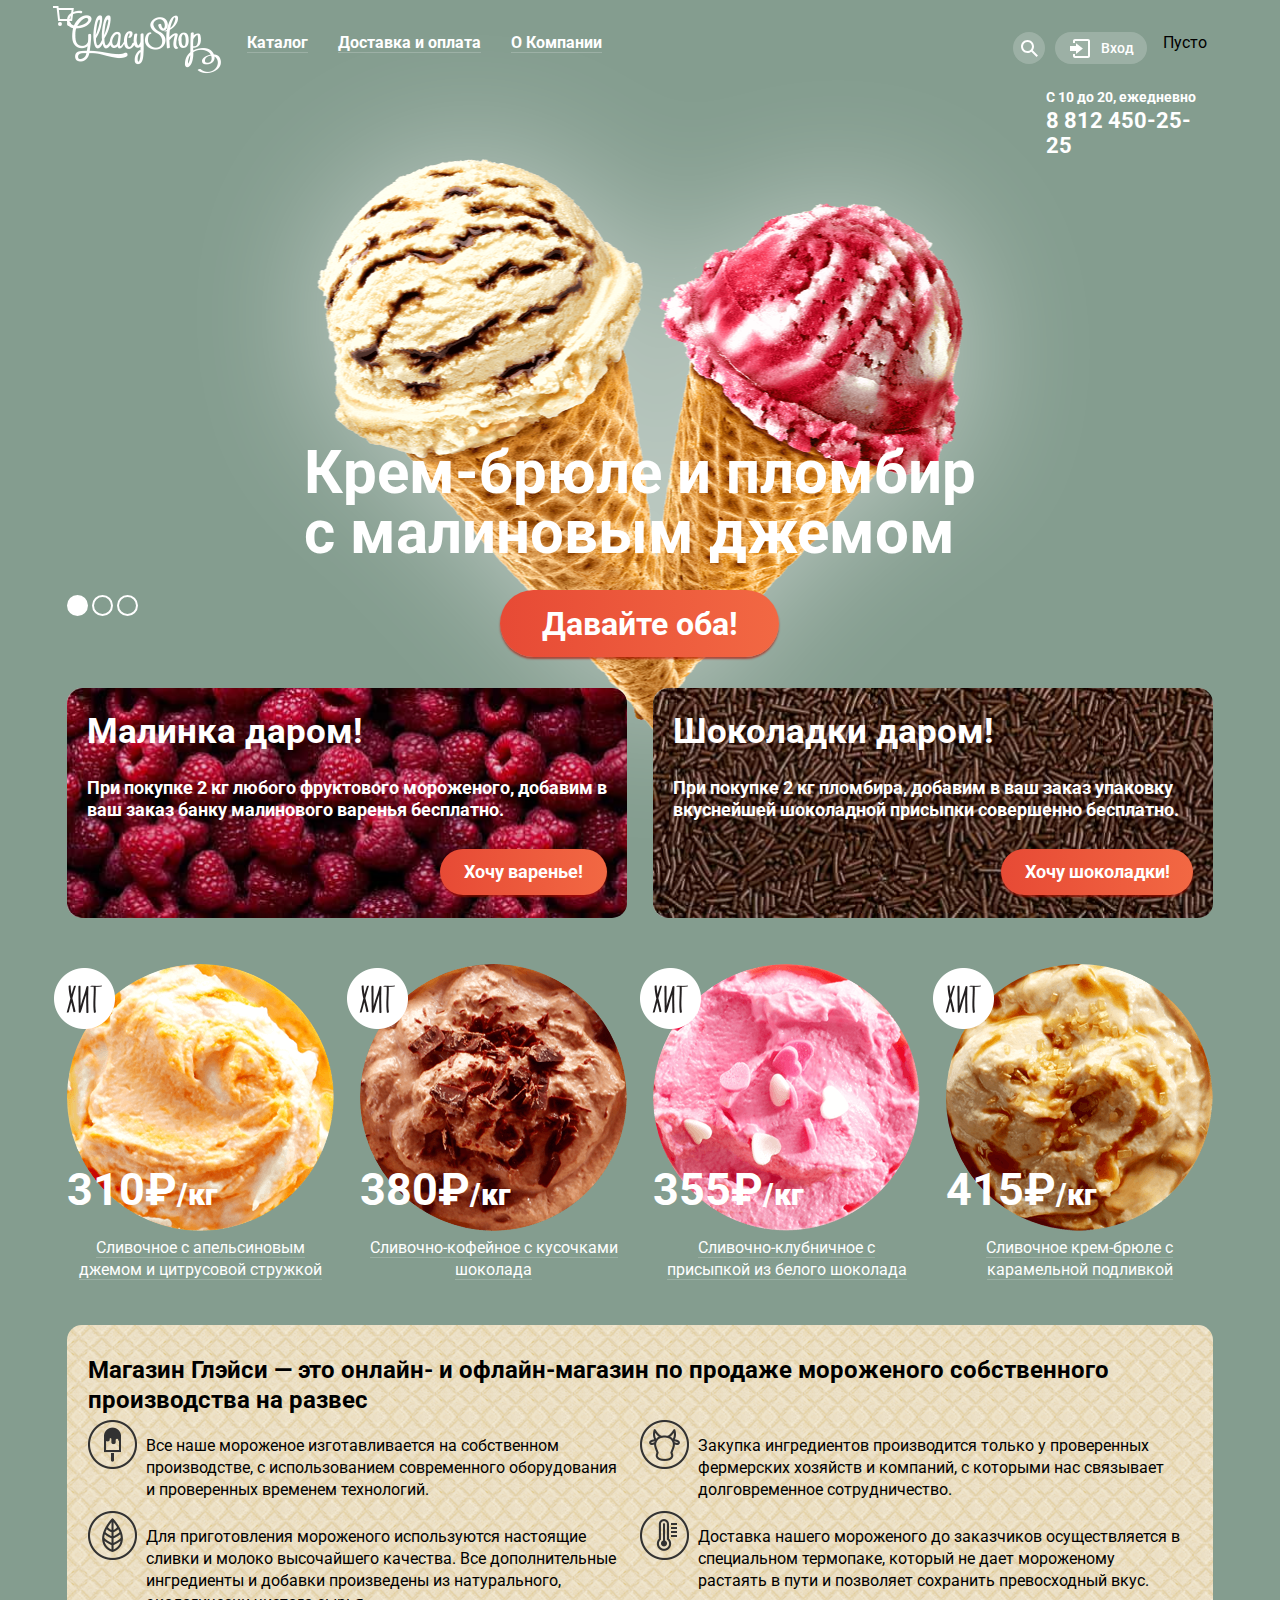
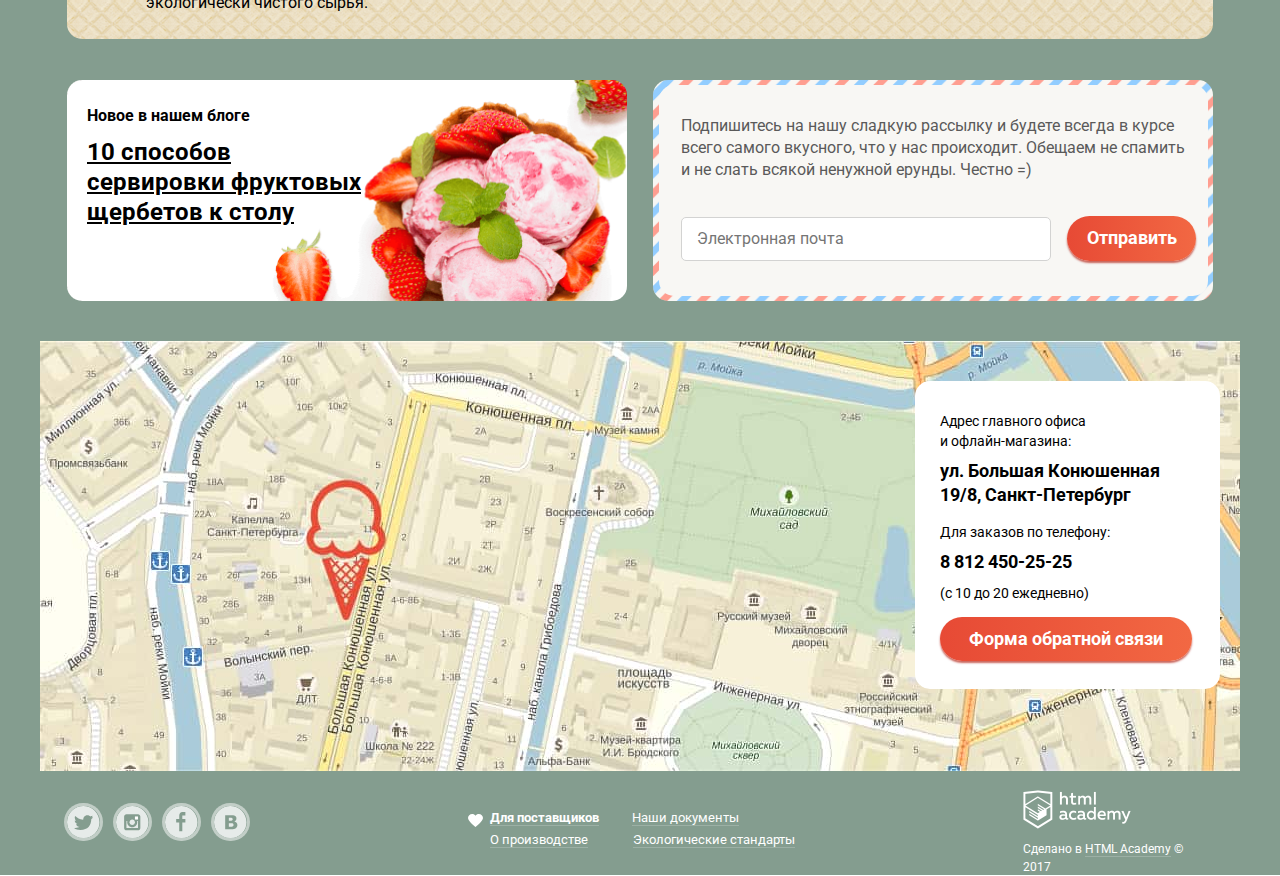
<file: index.html>
<!DOCTYPE html>
<html lang="ru">
<head>
	<meta charset="utf-8">
	<title>HTML Academy: Gllacy</title>
	<link href="https://fonts.googleapis.com/css?family=Roboto:400,500,700" rel="stylesheet">
	<link href="css/normalize.css" rel="stylesheet">
	<link rel="stylesheet"  href="css/style.css">
</head>
<body>
	<input class="visually-hidden" type="radio" id="slider-1" name="switch" checked="">
	<input class="visually-hidden" type="radio" id="slider-2" name="switch">
	<input class="visually-hidden" type="radio" id="slider-3" name="switch">
	<div class="slider-switches">
		<div class="container">
			<div class="wrapper">
				<div class="slider-controls">
					<label class="slider-controls-item slider-controls-item-1" for="slider-1">
					<span class="visually-hidden">Первый</span>	
					</label>
					<label class="slider-controls-item slider-controls-item-2" for="slider-2">
					<span class="visually-hidden">Второй</span>	
					</label>
					<label class="slider-controls-item slider-controls-item-3" for="slider-3">
					<span class="visually-hidden">Третий</span>	
					</label>
				</div>
			</div>
		</div>
	</div>
	<article class="site-wrapper">
		<h1 class="visually-hidden">Глейси</h1>
		<header class="my-header">
			<div class="container">
				<a class="header-logo">
					<img src="img/logo.png" width="154" height="64" alt="Логотип Gllacy">	
				</a>
				<nav class="my-navigation">
					<ul class="site-navigation">
						<li class="navigation-item">
							<a href="">Каталог</a>
							<ul class="sub-menu">
								<li class="sub-menu-title">Новинки</li>
								<li>
									<a href="">Сливочное</a>
								</li>
								<li>
									<a href="">Щербеты</a>
								</li>
								<li>
									<a href="">Фруктовый лед</a>
								</li>
								<li>
									<a href="">Мелорин</a>
								</li>
							</ul>
						</li>
						<li class="navigation-item">
							<a href="">Доставка и оплата</a>
						</li>
						<li class="navigation-item">
							<a href="">О Компании</a>
						</li>
					</ul>
				</nav>
				<div class="search">
					<button class="search-button">
						<svg x="0px" y="0px" width="17px" height="17px" viewBox="0 0 17 17" enable-background="new 0 0 17 17" xml:space="preserve">
							<g>
								<path fill="#FFFFFF" d="M16.958,15.527L11.75,10.32C12.533,9.247,13,7.93,13,6.5C13,2.91,10.09,0,6.5,0S0,2.91,0,6.5
								S2.91,13,6.5,13c1.438,0,2.763-0.473,3.839-1.263l5.205,5.204L16.958,15.527z M6.5,11C4.019,11,2,8.981,2,6.5S4.019,2,6.5,2
								S11,4.019,11,6.5S8.981,11,6.5,11z"/>
							</g>
						</svg>
					</button>
					<form class="search-form" action="https://echo.htmlacademy.ru" method="post">
						<input type="search" name="search" id="search" placeholder="Что ищем?">
					</form>	
				</div>
				<div class="user-enter">
					<button class="enter-button">
						<svg x="0px" y="0px" width="21px" height="19px" viewBox="0 0 21 19" enable-background="new 0 0 21 19" xml:space="preserve">
							<polygon fill="#FFFFFF" points="6,14.875 12.917,9.5 6,4.125 6,7.042 -0.042,7.042 -0.042,11.959 6,11.959"/>
							<path fill="#FFFFFF" d="M18,0H5C3.9,0,3,0.9,3,2v2h2V2h13v15H5v-2H3v2c0,1.1,0.9,2,2,2h13c1.1,0,2-0.9,2-2V2C20,0.9,19.1,0,18,0z"/>
						</svg>
						<span>Вход</span>
					</button>
					<form class="enter-form" action="https://echo.htmlacademy.ru" method="post">
						<p class="form-item">
							<input type="text" name="user-email" id="user-email" required="">
							<label for="user-email">Электронная почта</label>
						</p>
						<p class="form-item">
							<input type="password" name="user-password" id="user-password" required="">
							<label for="user-password">Пароль</label>
						</p>
						<div class="authorization">
							<button type="submit">Войти</button>
							<p class="auxiliary-links">
								<a href="">Забыли пароль?</a>
								<a href="">Новая регистрация</a>
							</p>
						</div>
					</form>
				</div>
				<div class="basket">
					<button>
						<svg  x="0px" y="0px" width="21px" height="20px" viewBox="0 0 21 20" enable-background="new 0 0 21 20" xml:space="preserve">
							<g>
								<path fill="#FFFFFF" d="M5.657,2.031L5.422,0H0v2h3.64l1.5,13h13.988l1.699-12.969H5.657z M17.372,13H6.922L5.888,4.031h12.66
									L17.372,13z"/>
								<circle fill="#FFFFFF" cx="6.984" cy="18" r="2"/>
								<circle fill="#FFFFFF" cx="15.984" cy="18" r="2"/>
							</g>
						</svg>
						<span>Пусто</span>
					</button>
				</div>
			</div>
			<div class="slider">
				<div class="container">
					<ul class="slider-list">
						<li class="slider-item">
							<div class="contacts">
								<p>С 10 до 20, ежедневно</p>
								<span>8 812 450-25-25</span>
							</div>
							<img src="img/ice-1.png" width="647" height="584" alt="Мороженое">
							<h2>
								Крем-брюле и пломбир с малиновым джемом
							</h2>
							<a href="">Давайте оба!</a>
						</li>
						<li class="slider-item">
							<div class="contacts">
								<p>С 10 до 20, ежедневно</p>
								<span>8 812 450-25-25</span>
							</div>
							<img src="img/ice-2.png" width="644" height="582" alt="Мороженое">
							<h2>
								Шоколадный пломбир <span class="title-bottom">и лимонный сорбет</span>
							</h2>
							<a href="">Давайте оба!</a>
						</li>
						<li class="slider-item">
							<div class="contacts">
								<p>С 10 до 20, ежедневно</p>
								<span>8 812 450-25-25</span>
							</div>
							<img src="img/ice-3.png" width="639" height="582" alt="Мороженое">
							<h2>
								<span class="title-top">Пломбир с помадкой</span> и клубничный щербет
							</h2>
							<a href="">Давайте оба!</a>
						</li>
					</ul>
				</div>
			</div>				
		</header>
		<section class="action">
			<div class="container">
				<h2 class="visually-hidden">Акционные предложения</h2>
				<ul class="action-list">
					<li class="action-item">
						<h3>Малинка даром!</h3>
						<p>
							При покупке 2 кг любого фруктового мороженого, добавим в ваш заказ банку малинового варенья бесплатно.
						</p>
						<a href="">Хочу варенье!</a>
					</li>
					<li class="action-item">
						<h3>Шоколадки даром!</h3>
						<p>
							При покупке 2 кг пломбира, добавим в ваш заказ упаковку вкуснейшей шоколадной присыпки совершенно бесплатно.
						</p>
						<a href="">Хочу шоколадки!</a>
					</li>
				</ul>
			</div>
		</section>
		<section class="popular-goods">
			<div class="container">
				<h2 class="visually-hidden">Наиболее популярное мороженое</h2>
				<ul class="ice-list">
					<li class="ice-item">
						<div class="ice-item-container hit">
							<img src="img/ice-cream-1.png" width="267" height="267" alt="Мороженое">
							<span class="ice-priсe">310&#8381;<b>/кг</b></span>
							<div class="ice-description">
								<a href="">
									Сливочное с апельсиновым джемом и цитрусовой стружкой
								</a>
							</div>
							<a class="fast-browsing" href="">Быстрый просмотр</a>
						</div>
					</li>
					<li class="ice-item">
						<div class="ice-item-container hit">
							<img src="img/ice-cream-2.png" width="267" height="267" alt="Мороженое">
							<span class="ice-priсe">380&#8381;<b>/кг</b></span>
							<div class="ice-description">
								<a href="">
									Сливочно-кофейное с кусочками шоколада
								</a>
							</div>
							<a class="fast-browsing" href="">Быстрый просмотр</a>
						</div>
					</li>
					<li class="ice-item">
						<div class="ice-item-container hit">
							<img src="img/ice-cream-3.png" width="267" height="267" alt="Мороженое">
							<span class="ice-priсe">355&#8381;<b>/кг</b></span>
							<div class="ice-description">
								<a href="">
									Сливочно-клубничное с присыпкой из белого шоколада
								</a>
							</div>
							<a class="fast-browsing" href="">Быстрый просмотр</a>
						</div>
					</li>
					<li class="ice-item">
						<div class="ice-item-container hit">
							<img src="img/ice-cream-4.png" width="267" height="267" alt="Мороженое">
							<span class="ice-priсe">415&#8381;<b>/кг</b></span>
							<div class="ice-description">
								<a href="">
									Сливочное крем-брюле с карамельной подливкой
								</a>
							</div>
							<a class="fast-browsing" href="">Быстрый просмотр</a>
						</div>
					</li>
				</ul>
			</div>
		</section>
		<section class="about-us">
			<div class="container">
				<div class="about-us-wpapper">
					<h2>
						Магазин Глэйси — это онлайн- и офлайн-магазин по продаже мороженого собственного производства на развес
					</h2>
					<div class="about-us-description">
						<p>
							Все наше мороженое изготавливается на собственном производстве, с использованием современного оборудования и проверенных временем технологий.
						</p>
						<p>
							Закупка ингредиентов  производится только у проверенных фермерских хозяйств и компаний, с которыми нас связывает долговременное сотрудничество.
						</p>
						<p>
							Для приготовления мороженого используются настоящие сливки и молоко высочайшего качества. Все дополнительные ингредиенты и добавки произведены из натурального, экологически чистого сырья. 
						</p>
						<p>
							Доставка нашего мороженого до заказчиков осуществляется в специальном термопаке, который не дает мороженому растаять в пути и позволяет сохранить превосходный вкус.
						</p>
					</div>
				</div>
			</div>
		</section>
		<section class="our-news">
			<div class="container">
				<h2 class="visually-hidden">Наши новости</h2>
				<div class="news-item">
					<h3>Новое в нашем блоге</h3>
					<a href="">
						10 способов сервировки фруктовых щербетов к столу
					</a>
				</div>
				<form class="news-form" action="https://echo.htmlacademy.ru" method="post">
					<div class="form-wrapper">
						<p class="form-description">
							Подпишитесь на нашу сладкую рассылку и будете всегда в курсе всего самого вкусного, что у нас происходит. Обещаем не спамить и не слать всякой ненужной ерунды. Честно =) 
						</p>
						<p class="your-email">
							<input type="email" name="email" id="email" placeholder="Электронная почта" required="">
							<button type="submit">Отправить</button>
						</p>
					</div>
				</form>
			</div>
		</section>
		<section class="contact-details">
			<div class="container">
				<h2 class="visually-hidden">Наш адрес и контактные данные</h2>
				<div class="map">
					
				</div>
				<div class="details-feedback">
					<div class="our-address">
						<h3>Адрес главного офиса и офлайн-магазина:</h3>
						<b>ул. Большая Конюшенная 19/8, Санкт-Петербург</b>
					</div>
					<div class="phone">
						<h3>Для заказов по телефону:</h3>
						<b>8 812 450-25-25</b>
						<span>(с 10 до 20 ежедневно)</span>
					</div>
					<button type="button">
						Форма обратной связи
					</button>
				</div>
			</div>
		</section>
		<footer class="my-footer">
			<div class="container">
				<div class="social-footer">
					<ul class="social-list">
						<li class="social-item">
							<a href="">
								<span class="visually-hidden">Twitter</span>
								<svg x="0px" y="0px" width="32px" height="32px" viewBox="0 0 32 32" enable-background="new 0 0 32 32" xml:space="preserve">
								<g>
									<path fill="#FFFFFF" d="M16,0C7.164,0,0,7.164,0,16c0,8.837,7.164,16,16,16c8.837,0,16-7.163,16-16C32,7.164,24.837,0,16,0z
										 M23.944,12.809c-0.251,6.516-3.463,10.832-10.992,10.702c-0.14,0-0.205,0-0.233,0c-0.015,0-0.021,0-0.021,0
										c-0.029,0-0.094,0-0.232,0c-0.447,0-4.543-0.443-5.344-1.823c2.479,0.19,4.247-0.406,5.12-1.136
										c-1.048-0.289-2.923-0.461-3.251-2.848c0.384,0.104,0.618,0.221,1.299,0.113c-1.307-0.824-2.758-1.519-2.679-3.643
										c0.311,0.317,1.164,0.518,1.46,0.457c-0.768-0.233-2.149-3.244-0.974-4.781c1.984,1.79,4.075,3.482,7.804,3.643
										c0.227-2.214,1.24-3.699,3.168-4.325c1.84-0.479,3.255,0.26,3.901,1.138c0.737-0.224,1.453-0.466,2.193-0.685
										c-0.004,0.833-0.569,1.463-0.935,1.709c0.747,0.165,1.423-0.475,1.423-0.475C25.467,11.818,24.557,12.58,23.944,12.809z"/>
									</g>
								</svg>
							</a>
						</li>
						<li class="social-item">
							<a href="">
								<span class="visually-hidden">Instagram</span>
								<svg x="0px" y="0px" width="32px" height="32px" viewBox="0 	0 32 32" enable-background="new 0 0 32 32" xml:space="preserve">
									<g>
										<path fill="#FFFFFF" d="M20.916,16c0,2.728-2.211,4.938-4.938,4.938S11.039,18.728,11.039,16c0-0.394,0.051-0.773,0.138-1.14
										h-0.897v6.838h11.396V14.86h-0.897C20.865,15.227,20.916,15.606,20.916,16z"/>
										<path fill="#FFFFFF" d="M15.978,18.659c1.466,0,2.659-1.193,2.659-2.659s-1.193-2.659-2.659-2.659
										c-1.466,0-2.659,1.193-2.659,2.659S14.511,18.659,15.978,18.659z"/>
										<rect x="18.637" y="10.302" fill="#FFFFFF" width="3.039" height="3.039"/>
										<path fill="#FFFFFF" d="M16,0C7.164,0,0,7.164,0,16c0,8.837,7.164,16,16,16c8.837,0,16-7.163,16-16C32,7.164,24.837,0,16,0z
										M23.955,21.698c0,1.254-1.025,2.279-2.279,2.279H10.279C9.026,23.978,8,22.952,8,21.698V10.302c0-1.253,1.026-2.279,2.279-2.279
										h11.396c1.254,0,2.279,1.026,2.279,2.279V21.698z"/>
									</g>
								</svg>
							</a>
						</li>
						<li class="social-item">
							<a href="">
								<span class="visually-hidden">Facebook</span>
								<svg  x="0px" y="0px" width="32px" height="32px" viewBox="0 0 32 32" enable-background="new 0 0 32 32" xml:space="preserve">
									<path fill="#FFFFFF" d="M16,0C7.164,0,0,7.163,0,16s7.164,16,16,16c8.837,0,16-7.164,16-16S24.837,0,16,0z M20.062,9.455h-3.021
									v3.444h3.021v3.445h-3.021v8.61h-3.021v-8.61H11v-3.445h3.021V9.455c0-1.902,1.353-3.445,3.021-3.445h3.021V9.455z"/>
								</svg>
							</a>
						</li>
						<li class="social-item">
							<a href="">
								<span class="visually-hidden">Vkontakte</span>
								<svg x="0px" y="0px" width="32px" height="32px" viewBox="0 0 32 32" enable-background="new 0 0 32 32" xml:space="preserve">
									<g>
										<path fill="#FFFFFF" d="M16.637,14.495c0.402-0.019,0.719-0.082,0.951-0.188c0.326-0.145,0.54-0.33,0.641-0.559
										c0.101-0.229,0.15-0.496,0.15-0.797c0-0.232-0.058-0.465-0.174-0.697c-0.116-0.232-0.322-0.405-0.617-0.517
										c-0.264-0.1-0.592-0.155-0.984-0.165c-0.392-0.009-0.943-0.014-1.652-0.014h-0.339v2.965h0.565
										C15.749,14.523,16.235,14.514,16.637,14.495z"/>
										<path fill="#FFFFFF" d="M18.118,17.084c-0.282-0.081-0.672-0.125-1.166-0.132c-0.494-0.006-1.012-0.009-1.55-0.009h-0.79v3.493
										h0.264c1.014,0,1.74-0.003,2.18-0.009c0.438-0.007,0.843-0.088,1.212-0.245c0.377-0.157,0.633-0.364,0.774-0.625
										s0.214-0.562,0.214-0.9c0-0.446-0.088-0.788-0.261-1.03C18.825,17.386,18.531,17.204,18.118,17.084z"/>
										<path fill="#FFFFFF" d="M16,0C7.164,0,0,7.164,0,16c0,8.837,7.164,16,16,16c8.837,0,16-7.163,16-16C32,7.164,24.837,0,16,0z
										M22.602,20.531c-0.273,0.533-0.646,0.976-1.124,1.327c-0.552,0.415-1.161,0.71-1.823,0.886s-1.501,0.264-2.519,0.264h-6.121V8.987
										h5.443c1.13,0,1.957,0.038,2.48,0.113c0.524,0.076,1.045,0.242,1.561,0.5c0.533,0.27,0.929,0.632,1.189,1.087
										c0.26,0.455,0.392,0.975,0.392,1.558c0,0.678-0.179,1.278-0.536,1.795c-0.358,0.518-0.863,0.92-1.517,1.208v0.075
										c0.917,0.182,1.642,0.559,2.179,1.13c0.537,0.571,0.807,1.325,0.807,2.261C23.013,19.392,22.875,19.997,22.602,20.531z"/>
									</g>
								</svg>
							</a>
						</li>
					</ul>
				</div>
				<div class="footer-menu">
					<ul class="footer-menu-list">
						<li class="footer-menu-item">
							<a href="">Для поставщиков</a>
						</li>
						<li class="footer-menu-item">
							<a href="">Наши документы</a>
						</li>
						<li class="footer-menu-item">
							<a href="">О производстве</a>
						</li>
						<li class="footer-menu-item">
							<a href="">Экологические стандарты</a>
						</li>
					</ul>
				</div>
				<div class="copurigth">
					<div class="copurigth-wrapper">
						<a class="copurigth-logo" href="https://htmlacademy.ru/intensive/htmlcss">
							<img src="img/logo-htmlacademyl.png" width="108" height="39" alt="Логотип htmlAcademy">
						</a>
						<p>Сделано в <a class="copurigth-link" href="https://htmlacademy.ru/intensive/htmlcss">HTML Academy</a> © 2017</p>
					</div>
				</div>
			</div>
		</footer>
	</article>
	<section class="feedback-popup">
		<div class="feedback-popup-wrapper">	
			<h2>Мы обязательно вам ответим!</h2>
			<form class="feedback-form" action="https://echo.htmlacademy.ru" method="post">
				<input type="text" name="user-name" id="user-name" placeholder="Как вас зовут?" required="">
				<input type="email" name="user-email" id="user-email" placeholder="Ваша почта для ответа?" required="">
				<textarea name="text" id="inscription-text" placeholder="Напишите что-нибудь..." required=""></textarea>
				<button class="submit-button" type="submit">
					Отправить
				</button>
				<button class="feedback-popup-close" type="button"></button>
			</form>
		</div>
	</section>
</body>
</html>
</file>
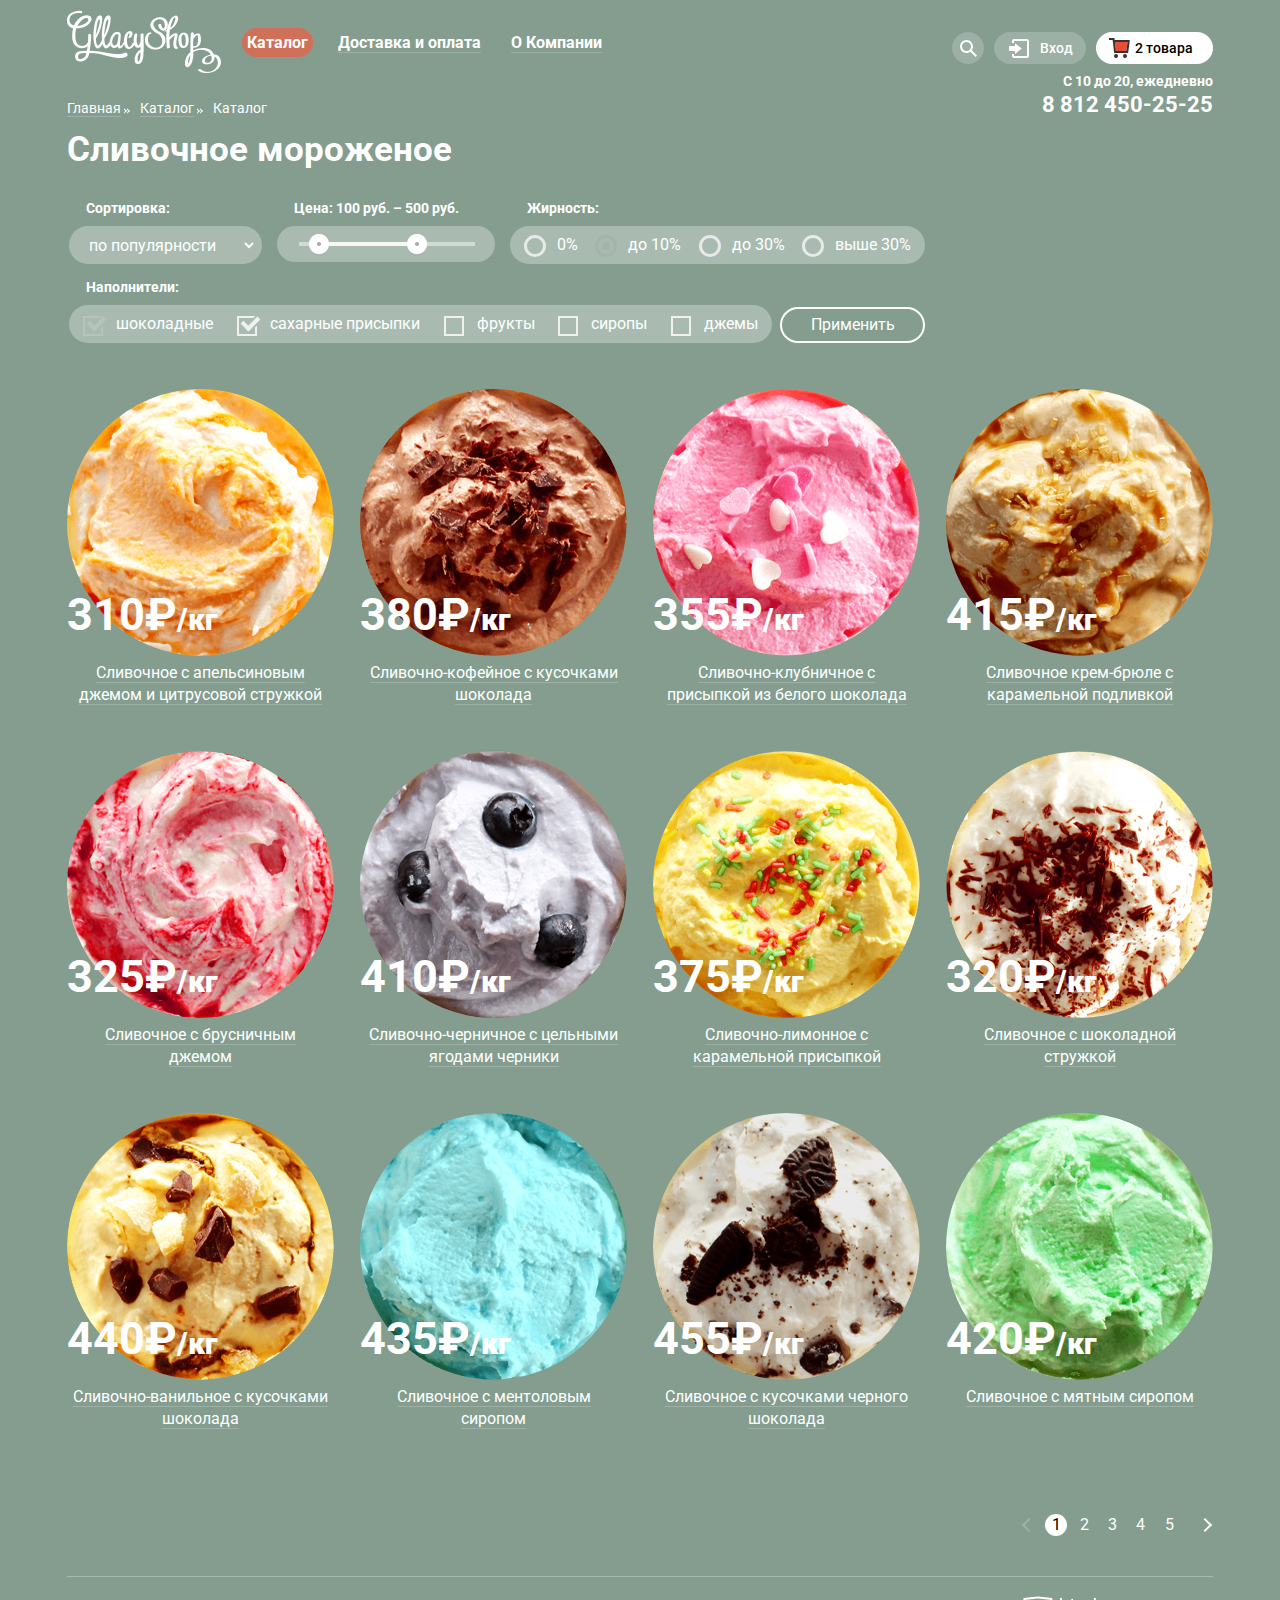
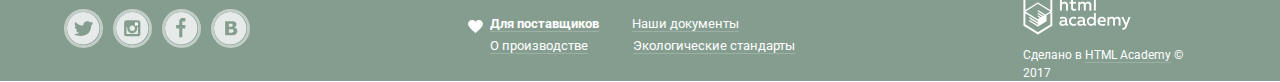
<file: catalog.html>
<!DOCTYPE html>
<html lang="ru">
<head>
	<meta charset="utf-8">
	<title>HTML Academy: Gllacy</title>
	<link href="https://fonts.googleapis.com/css?family=Roboto:400,500,700" rel="stylesheet">
	<link href="css/normalize.css" rel="stylesheet">
	<link rel="stylesheet"  href="css/style.css">
</head>
<body class="catalog">
	<article class="site-wrapper">
		<h1 class="visually-hidden">Сливочное мороженое</h1>
		<header class="my-header">
			<div class="container">
				<a class="header-logo" href="index.html">
					<img src="img/logo.png" width="154" height="64" alt="Логотип Gllacy">
				</a>
				<nav class="my-navigation">
					<ul class="site-navigation">
						<li class="navigation-item">
							<a href="" class="active">Каталог</a>
							<ul class="sub-menu">
								<li class="sub-menu-title">Новинки</li>
								<li class="active">
									<a href="catalog.html">Сливочное</a>
								</li>
								<li>
									<a href="">Щербеты</a>
								</li>
								<li>
									<a href="">Фруктовый лед</a>
								</li>
								<li>
									<a href="">Мелорин</a>
								</li>
							</ul>
						</li>
						<li class="navigation-item">
							<a href="">Доставка и оплата</a>
						</li>
						<li class="navigation-item">
							<a href="">О Компании</a>
						</li>
					</ul>
				</nav>
				<div class="search">
					<button class="search-button">
						<svg x="0px" y="0px" width="17px" height="17px" viewBox="0 0 17 17" enable-background="new 0 0 17 17" xml:space="preserve">
							<g>
								<path fill="#FFFFFF" d="M16.958,15.527L11.75,10.32C12.533,9.247,13,7.93,13,6.5C13,2.91,10.09,0,6.5,0S0,2.91,0,6.5
								S2.91,13,6.5,13c1.438,0,2.763-0.473,3.839-1.263l5.205,5.204L16.958,15.527z M6.5,11C4.019,11,2,8.981,2,6.5S4.019,2,6.5,2
								S11,4.019,11,6.5S8.981,11,6.5,11z"/>
							</g>
						</svg>
					</button>
					<form class="search-form" action="https://echo.htmlacademy.ru" method="post">
						<input type="search" name="search" id="search" placeholder="Что ищем?">
					</form>	
				</div>
				<div class="user-enter">
					<button class="enter-button">
						<svg x="0px" y="0px" width="21px" height="19px" viewBox="0 0 21 19" enable-background="new 0 0 21 19" xml:space="preserve">
							<polygon fill="#FFFFFF" points="6,14.875 12.917,9.5 6,4.125 6,7.042 -0.042,7.042 -0.042,11.959 6,11.959"/>
							<path fill="#FFFFFF" d="M18,0H5C3.9,0,3,0.9,3,2v2h2V2h13v15H5v-2H3v2c0,1.1,0.9,2,2,2h13c1.1,0,2-0.9,2-2V2C20,0.9,19.1,0,18,0z"/>
						</svg>
						<span>Вход</span>
					</button>
					<form class="enter-form" action="https://echo.htmlacademy.ru" method="post">
						<p class="form-item">
							<input type="text" name="user-email" id="user-email" required="">
							<label for="user-email">Электронная почта</label>
						</p>
						<p class="form-item">
							<input type="password" name="user-password" id="user-password" required="">
							<label for="user-password">Пароль</label>
						</p>
						<div class="authorization">
							<button type="submit">Войти</button>
							<p class="auxiliary-links">
								<a href="">Забыли пароль?</a>
								<a href="">Новая регистрация</a>
							</p>
						</div>
					</form>
				</div>
				<div class="basket">
					<button class="full-basket">
						<svg x="0px" y="0px" width="21px" height="20px" viewBox="0 0 21 20" enable-background="new 0 0 21 20" xml:space="preserve">
							<polygon fill="#E84D37" points="5.888,4.031 6.922,13 17.372,13 18.548,4.031 "/>
							<circle fill="#343434" cx="6.984" cy="18" r="2"/>
							<circle fill="#343434" cx="15.984" cy="18" r="2"/>
							<path fill="#343434" d="M5.657,2.031L5.422,0H0v2h3.64l1.5,13h13.988l1.699-12.969H5.657z M17.372,13H6.922L5.888,4.031h12.66	L17.372,13z"/>
						</svg>
						<span>2 товара</span>
					</button>
					<div class="selected-goods">
						<ul class="selected-goods-list">
							<li class="selected-goods-item">
								<button class="delete-button" type="button">
									<span class="visually-hidden">
										Удалить товар из списка избранных
									</span>
								</button>
								<div class="goods-description">
									<img src="img/selected-ice-1.png" width="33" height="33" alt="Мороженое">
									<p class="ice-name">
										Пломбир с апельсиновым джемом
									</p>
									<p class="quantity-price">
										1,5 кг х <span>200 руб.</span>
									</p>
									<span class="price">300 руб.</span>
								</div>
							</li>
							<li class="selected-goods-item">
								<button class="delete-button" type="button">
									<span class="visually-hidden">
										Удалить товар из списка избранных
									</span>
								</button>
								<div class="goods-description">
									<img src="img/selected-ice-2.png" width="33" height="33" alt="Мороженое">
									<p class="ice-name">
										Клубничный пломбир с присыпкой из белого шоколада
									</p>
									<p class="quantity-price">
										1,5 кг х <span>300 руб.</span>
									</p>
									<span class="price">450 руб.</span>
								</div>
							</li>
						</ul>
						<div class="selected-goods-bottom">
							<b class="total-price">Итого:<span>750 руб.</span></b>
							<a class="to-order" href="">Оформить заказ</a>
						</div>
					</div>
				</div>
			</div> 
			<div class="contacts">
				<div class="container">
					<p>С 10 до 20, ежедневно</p>
					<span>8 812 450-25-25</span>
				</div>
			</div>
		</header>
		<section class="breadcrumbs">
			<div class="container">
				<h2 class="visually-hidden">Дополнительная навигация</h2>
				<ul class="breadcrumbs-list">
					<li class="breadcrumbs-item">
						<a href="index.html">Главная</a>
					</li>
					<li class="breadcrumbs-item">
						<a href="">Каталог</a>
					</li>
					<li class="breadcrumbs-item">
						<a class="active" href="">Каталог</a>
					</li>
				</ul>
			</div>
		</section>
		<section class="filter">
			<div class="container">
				<h2>Сливочное мороженое</h2>
				<form class="filter-form" action="https://echo.htmlacademy.ru" method="get">
					<fieldset class="filter-top">
						<ul class="filter-top-list">
							<li class="filter-top-item">
								<div class="sorting">
									<h3>Сортировка:</h3>
									<div class="sorting-select">
										<select>
											<option>по популярности</option>
											<option>сначала недорогие</option>
											<option>сначала дорогие</option>
											<option>по жирности</option>
										</select>
									</div>
								</div>
							</li>
							<li class="filter-top-item">
								<h3>Цена: 100 руб. – 500 руб.</h3>
								<div class="range">
									<p class="line"></p>
									<p class="interval-line"></p>
									<p class="range-left">
										<img src="img/filter-button.png" width="20" height="22" alt="Левый ползунок">
									</p>
									<p class="range-right">
										<img src="img/filter-button.png" width="20" height="22" alt="Правый ползунок">
									</p>
								</div>
							</li>
							<li class="filter-top-item">
								<h3>Жирность:</h3>
								<div class="fatness-percent">
									<p>
										<input class="visually-hidden filter-input-radio" type="radio" name="fatness" id="min-fat">
										<label for="min-fat">0%</label>
									</p>
									<p>
										<input class="visually-hidden filter-input-radio" type="radio" name="fatness" id="small-fat" checked="" disabled="">
										<label for="small-fat">до 10%</label>
									</p>
									<p>
										<input class="visually-hidden filter-input-radio" type="radio" name="fatness" id="medium-fat">
										<label for="medium-fat">до 30%</label>
									</p>
									<p>
										<input class="visually-hidden filter-input-radio" type="radio" name="fatness" id="max-fat">
										<label for="max-fat">выше 30%</label>
									</p>
								</div>
							</li>
						</ul>
					</fieldset>
					<fieldset class="filter-bottom">
						<div class="filter-bottom-wrapper">
							<div class="ice-filler">
								<div class="ice-filler-wpapper">
									<h3>Наполнители:</h3>
									<div class="ice-filler-item">
										<p>
											<input class="visually-hidden filter-input-checkbox" type="checkbox" name="chocolate" id="chocolate-filter" checked="" disabled="">
											<label for="chocolate-filter">шоколадные</label>
										</p>
										<p>
											<input class="visually-hidden filter-input-checkbox" type="checkbox" name="sugar-powders" id="sugar-powders-filter" checked="">
											<label for="sugar-powders-filter">сахарные присыпки</label>
										</p>
										<p>
											<input class="visually-hidden filter-input-checkbox" type="checkbox" name="fruits" id="fruits-filter">
											<label for="fruits-filter">фрукты</label>
										</p>
										<p>
											<input class="visually-hidden filter-input-checkbox" type="checkbox" name="syrup" id="syrup-filter">
											<label for="syrup-filter">сиропы</label>
										</p>
										<p>
											<input class="visually-hidden filter-input-checkbox" type="checkbox" name="jams" id="jams-filter">
											<label for="jams-filter">джемы</label>
										</p>
									</div>
								</div>
							</div>
							<button class="submit-button" type="submit">Применить</button>
						</div>
					</fieldset>
				</form>
				<div class="filter-results">
					<ul class="ice-list">
						<li class="ice-item">
							<div class="ice-item-container">
								<img src="img/ice-cream-1.png" width="267" height="267" alt="Мороженое">
								<span class="ice-priсe">310&#8381;<b>/кг</b></span>
								<div class="ice-description">
									<a href="">
										Сливочное с апельсиновым джемом и цитрусовой стружкой
									</a>
								</div>
								<a class="fast-browsing" href="">Быстрый просмотр</a>
							</div>
						</li>
						<li class="ice-item">
							<div class="ice-item-container">
								<img src="img/ice-cream-2.png" width="267" height="267" alt="Мороженое">
								<span class="ice-priсe">380&#8381;<b>/кг</b></span>
								<div class="ice-description">
									<a href="">
										Сливочно-кофейное с кусочками шоколада
									</a>
								</div>
								<a class="fast-browsing" href="">Быстрый просмотр</a>
							</div>
						</li>
						<li class="ice-item">
							<div class="ice-item-container">
								<img src="img/ice-cream-3.png" width="267" height="267" alt="Мороженое">
								<span class="ice-priсe">355&#8381;<b>/кг</b></span>
								<div class="ice-description">
									<a href="">
										Сливочно-клубничное с присыпкой из белого шоколада
									</a>
								</div>
								<a class="fast-browsing" href="">Быстрый просмотр</a>
							</div>
						</li>
						<li class="ice-item">
							<div class="ice-item-container">
								<img src="img/ice-cream-4.png" width="267" height="267" alt="Мороженое">
								<span class="ice-priсe">415&#8381;<b>/кг</b></span>
								<div class="ice-description">
									<a href="">
										Сливочное крем-брюле с карамельной подливкой
									</a>
								</div>
								<a class="fast-browsing" href="">Быстрый просмотр</a>
							</div>
						</li>
						<li class="ice-item">
							<div class="ice-item-container">
								<img src="img/ice-cream-5.png" width="267" height="267" alt="Мороженое">
								<span class="ice-priсe">325&#8381;<b>/кг</b></span>
								<div class="ice-description">
									<a href="">
										Сливочное с брусничным джемом
									</a>
								</div>
								<a class="fast-browsing" href="">Быстрый просмотр</a>
							</div>
						</li>
						<li class="ice-item">
							<div class="ice-item-container">
								<img src="img/ice-cream-6.png" width="267" height="267" alt="Мороженое">
								<span class="ice-priсe">410&#8381;<b>/кг</b></span>
								<div class="ice-description">
									<a href="">
										Сливочно-черничное с цельными ягодами черники 
									</a>
								</div>
								<a class="fast-browsing" href="">Быстрый просмотр</a>
							</div>
						</li>
						<li class="ice-item">
							<div class="ice-item-container">
								<img src="img/ice-cream-7.png" width="267" height="267" alt="Мороженое">
								<span class="ice-priсe">375&#8381;<b>/кг</b></span>
								<div class="ice-description">
									<a href="">
										Сливочно-лимонное с карамельной присыпкой
									</a>
								</div>
								<a class="fast-browsing" href="">Быстрый просмотр</a>
							</div>
						</li>
						<li class="ice-item">
							<div class="ice-item-container">
								<img src="img/ice-cream-8.png" width="267" height="267" alt="Мороженое">
								<span class="ice-priсe">320&#8381;<b>/кг</b></span>
								<div class="ice-description">
									<a href="">
										Сливочное с шоколадной стружкой
									</a>
								</div>
								<a class="fast-browsing" href="">Быстрый просмотр</a>
							</div>
						</li>
						<li class="ice-item">
							<div class="ice-item-container">
								<img src="img/ice-cream-9.png" width="267" height="267" alt="Мороженое">
								<span class="ice-priсe">440&#8381;<b>/кг</b></span>
								<div class="ice-description">
									<a href="">
										Сливочно-ванильное с кусочками шоколада
									</a>
								</div>
								<a class="fast-browsing" href="">Быстрый просмотр</a>
							</div>
						</li>
						<li class="ice-item">
							<div class="ice-item-container">
								<img src="img/ice-cream-10.png" width="267" height="267" alt="Мороженое">
								<span class="ice-priсe">435&#8381;<b>/кг</b></span>
								<div class="ice-description">
									<a href="">
										Сливочноe с ментоловым сиропом
									</a>
								</div>
								<a class="fast-browsing" href="">Быстрый просмотр</a>
							</div>
						</li>
						<li class="ice-item">
							<div class="ice-item-container">
								<img src="img/ice-cream-11.png" width="267" height="267" alt="Мороженое">
								<span class="ice-priсe">455&#8381;<b>/кг</b></span>
								<div class="ice-description">
									<a href="">
										Сливочное с кусочками черного шоколада
									</a>
								</div>
								<a class="fast-browsing" href="">Быстрый просмотр</a>
							</div>
						</li>
						<li class="ice-item">
							<div class="ice-item-container">
								<img src="img/ice-cream-12.png" width="267" height="267" alt="Мороженое">
								<span class="ice-priсe">420&#8381;<b>/кг</b></span>
								<div class="ice-description">
									<a href="">
										Сливочное с мятным сиропом
									</a>
								</div>
								<a class="fast-browsing" href="">Быстрый просмотр</a>
							</div>
						</li>
					</ul>
					<div class="pagination">
						<ul class="pagination-list">
							<li class="pagination-item">
								<a class="active" href="">1</a>
							</li>
							<li class="pagination-item">
								<a href="">2</a>
							</li>
							<li class="pagination-item">
								<a href="">3</a>
							</li>
							<li class="pagination-item">
								<a href="">4</a>
							</li>
							<li class="pagination-item">
								<a href="">5</a>
							</li>
						</ul>
						<div class="pagination-switches">
							<a class="forward-switch" href="">
								<span class="visually-hidden">
									На страницу вперед
								</span>
							</a>
							<a class="back-switch" href="">
								<span class="visually-hidden">
									На страницу назад
								</span>
							</a>
						</div>
					</div>
				</div>
			</div>
		</section>
		<footer class="my-footer">
			<div class="container">
				<div class="social-footer">
					<ul class="social-list">
						<li class="social-item">
							<a href="">
								<span class="visually-hidden">Twitter</span>
								<svg x="0px" y="0px" width="32px" height="32px" viewBox="0 0 32 32" enable-background="new 0 0 32 32" xml:space="preserve">
								<g>
									<path fill="#FFFFFF" d="M16,0C7.164,0,0,7.164,0,16c0,8.837,7.164,16,16,16c8.837,0,16-7.163,16-16C32,7.164,24.837,0,16,0z
										 M23.944,12.809c-0.251,6.516-3.463,10.832-10.992,10.702c-0.14,0-0.205,0-0.233,0c-0.015,0-0.021,0-0.021,0
										c-0.029,0-0.094,0-0.232,0c-0.447,0-4.543-0.443-5.344-1.823c2.479,0.19,4.247-0.406,5.12-1.136
										c-1.048-0.289-2.923-0.461-3.251-2.848c0.384,0.104,0.618,0.221,1.299,0.113c-1.307-0.824-2.758-1.519-2.679-3.643
										c0.311,0.317,1.164,0.518,1.46,0.457c-0.768-0.233-2.149-3.244-0.974-4.781c1.984,1.79,4.075,3.482,7.804,3.643
										c0.227-2.214,1.24-3.699,3.168-4.325c1.84-0.479,3.255,0.26,3.901,1.138c0.737-0.224,1.453-0.466,2.193-0.685
										c-0.004,0.833-0.569,1.463-0.935,1.709c0.747,0.165,1.423-0.475,1.423-0.475C25.467,11.818,24.557,12.58,23.944,12.809z"/>
									</g>
								</svg>
							</a>
						</li>
						<li class="social-item">
							<a href="">
								<span class="visually-hidden">Instagram</span>
								<svg x="0px" y="0px" width="32px" height="32px" viewBox="0 	0 32 32" enable-background="new 0 0 32 32" xml:space="preserve">
									<g>
										<path fill="#FFFFFF" d="M20.916,16c0,2.728-2.211,4.938-4.938,4.938S11.039,18.728,11.039,16c0-0.394,0.051-0.773,0.138-1.14
										h-0.897v6.838h11.396V14.86h-0.897C20.865,15.227,20.916,15.606,20.916,16z"/>
										<path fill="#FFFFFF" d="M15.978,18.659c1.466,0,2.659-1.193,2.659-2.659s-1.193-2.659-2.659-2.659
										c-1.466,0-2.659,1.193-2.659,2.659S14.511,18.659,15.978,18.659z"/>
										<rect x="18.637" y="10.302" fill="#FFFFFF" width="3.039" height="3.039"/>
										<path fill="#FFFFFF" d="M16,0C7.164,0,0,7.164,0,16c0,8.837,7.164,16,16,16c8.837,0,16-7.163,16-16C32,7.164,24.837,0,16,0z
										M23.955,21.698c0,1.254-1.025,2.279-2.279,2.279H10.279C9.026,23.978,8,22.952,8,21.698V10.302c0-1.253,1.026-2.279,2.279-2.279
										h11.396c1.254,0,2.279,1.026,2.279,2.279V21.698z"/>
									</g>
								</svg>
							</a>
						</li>
						<li class="social-item">
							<a href="">
								<span class="visually-hidden">Facebook</span>
								<svg  x="0px" y="0px" width="32px" height="32px" viewBox="0 0 32 32" enable-background="new 0 0 32 32" xml:space="preserve">
									<path fill="#FFFFFF" d="M16,0C7.164,0,0,7.163,0,16s7.164,16,16,16c8.837,0,16-7.164,16-16S24.837,0,16,0z M20.062,9.455h-3.021
									v3.444h3.021v3.445h-3.021v8.61h-3.021v-8.61H11v-3.445h3.021V9.455c0-1.902,1.353-3.445,3.021-3.445h3.021V9.455z"/>
								</svg>
							</a>
						</li>
						<li class="social-item">
							<a href="">
								<span class="visually-hidden">Vkontakte</span>
								<svg x="0px" y="0px" width="32px" height="32px" viewBox="0 0 32 32" enable-background="new 0 0 32 32" xml:space="preserve">
									<g>
										<path fill="#FFFFFF" d="M16.637,14.495c0.402-0.019,0.719-0.082,0.951-0.188c0.326-0.145,0.54-0.33,0.641-0.559
										c0.101-0.229,0.15-0.496,0.15-0.797c0-0.232-0.058-0.465-0.174-0.697c-0.116-0.232-0.322-0.405-0.617-0.517
										c-0.264-0.1-0.592-0.155-0.984-0.165c-0.392-0.009-0.943-0.014-1.652-0.014h-0.339v2.965h0.565
										C15.749,14.523,16.235,14.514,16.637,14.495z"/>
										<path fill="#FFFFFF" d="M18.118,17.084c-0.282-0.081-0.672-0.125-1.166-0.132c-0.494-0.006-1.012-0.009-1.55-0.009h-0.79v3.493
										h0.264c1.014,0,1.74-0.003,2.18-0.009c0.438-0.007,0.843-0.088,1.212-0.245c0.377-0.157,0.633-0.364,0.774-0.625
										s0.214-0.562,0.214-0.9c0-0.446-0.088-0.788-0.261-1.03C18.825,17.386,18.531,17.204,18.118,17.084z"/>
										<path fill="#FFFFFF" d="M16,0C7.164,0,0,7.164,0,16c0,8.837,7.164,16,16,16c8.837,0,16-7.163,16-16C32,7.164,24.837,0,16,0z
										M22.602,20.531c-0.273,0.533-0.646,0.976-1.124,1.327c-0.552,0.415-1.161,0.71-1.823,0.886s-1.501,0.264-2.519,0.264h-6.121V8.987
										h5.443c1.13,0,1.957,0.038,2.48,0.113c0.524,0.076,1.045,0.242,1.561,0.5c0.533,0.27,0.929,0.632,1.189,1.087
										c0.26,0.455,0.392,0.975,0.392,1.558c0,0.678-0.179,1.278-0.536,1.795c-0.358,0.518-0.863,0.92-1.517,1.208v0.075
										c0.917,0.182,1.642,0.559,2.179,1.13c0.537,0.571,0.807,1.325,0.807,2.261C23.013,19.392,22.875,19.997,22.602,20.531z"/>
									</g>
								</svg>
							</a>
						</li>
					</ul>
				</div>
				<div class="footer-menu">
					<ul class="footer-menu-list">
						<li class="footer-menu-item">
							<a href="">Для поставщиков</a>
						</li>
						<li class="footer-menu-item">
							<a href="">Наши документы</a>
						</li>
						<li class="footer-menu-item">
							<a href="">О производстве</a>
						</li>
						<li class="footer-menu-item">
							<a href="">Экологические стандарты</a>
						</li>
					</ul>
				</div>
				<div class="copurigth">
					<div class="copurigth-wrapper">
						<a class="copurigth-logo" href="https://htmlacademy.ru/intensive/htmlcss">
							<img src="img/logo-htmlacademyl.png" width="108" height="39" alt="Логотип htmlAcademy">
						</a>
						<p>Сделано в <a class="copurigth-link" href="https://htmlacademy.ru/intensive/htmlcss">HTML Academy</a> © 2017</p>
					</div>
				</div>
			</div>
		</footer>
	</article>
</body>
</html>
</file>
<file: css/style.css>
body {
	font-family: "Roboto", Arial, sans-serif; 
	font-size: 16px;
	line-height: 22px;
	font-weight: 400;
}
a {
	text-decoration: none;
}
button {
	font-family: "Roboto", Arial, sans-serif;
	border: none;
	background: none;
	cursor: pointer;
}
input,
textarea {
	font-family: "Roboto", Arial, sans-serif;
}
.visually-hidden:not(:focus):not(:active),
input[type="checkbox"].visually-hidden,
input[type="radio"].visually-hidden {
	position: absolute;
	width: 1px;
	height: 1px;
	margin: -1px;
	border: 0;
	padding: 0;
	white-space: nowrap;
	-webkit-clip-path: inset(100%);
	      clip-path: inset(100%);
	clip: rect(0 0 0 0);
	overflow: hidden;
}
.container {
	position: relative;
	margin: 0 auto;
	padding: 0 27px;
	box-sizing: border-box;
	max-width: 1200px;
}
.site-wrapper {
	background-color: #849d8f;
	min-width: 1200px
}
.my-header .container {
	display: flex;
	position: relative;
	padding-top: 32px;
}
.header-logo img {
	position: absolute;
	left: 27px;
	top: 10px;
}
.my-navigation .site-navigation {
	display: flex;
	list-style: none;
	margin: 0;
	margin-left: 180px;
	padding: 0;
}
 .site-navigation .navigation-item {
 	position: relative;
 	padding-bottom: 10px;
 } 
.navigation-item > a {
	font-size: 16px;
	line-height: 18px;
	font-weight: 700;
	color: #ffffff;
	border-bottom: 1px solid rgba(255, 255, 255, 0.2);
}
.navigation-item > a.active {
	border-bottom: none;
}
.navigation-item:not(:last-child) a {
	margin-right: 30px;
}
.navigation-item:hover > a {
	padding: 5px;
	color: #333333;
	background-color: #f7f6f3;
	border-radius: 15px;
	border: none;
}
.navigation-item:not(:last-child):hover a,
.navigation-item:not(:last-child):active a  {
	margin-right: 20px;
}
.navigation-item > a:active {
	padding: 5px;
	color: #333333;
	background-color: #f7f6f3;
	border-radius: 15px;
	box-shadow: inset 0 2px 0 0 #696969;
} 
.navigation-item  a.active {
	color: #ffffff;
	background-color: #d07058;
	border-radius: 15px;
	padding: 5px;	
}
.site-navigation .navigation-item:hover .sub-menu {
	display: block;
}
.my-navigation .sub-menu {
	display: none;
	position: absolute;
    left: -18px;
    top: 30px;
	margin: 0;
	padding: 13px 0;
	color: #000000;
	box-sizing: border-box;
	font-size: 14px;
	line-height: 16px;
	list-style: none;
	width: 144px;
	background-color: #f8f7f4;
	border-radius: 5px;
	box-shadow: 0 20px 20px 0 rgba(0, 0, 0, 0.4);
	z-index: 2;
}
.my-navigation .sub-menu-title {
	margin: 0 6px;
	padding-left: 15px;
	padding-bottom: 12px;
	font-weight: 700;
	border-bottom: 1px solid #d1d0ce;
}
.my-navigation .sub-menu a {
	display: block;
	margin: 0;
	padding: 6px 0 6px 21px;
	color: #000000;
}
.sub-menu li:not(.sub-menu-title):hover {
	background-color: #fbded7;
}
.sub-menu li:not(.sub-menu-title):active {
	background-color: #f6b5a5;
}
.sub-menu li.active,
.sub-menu li.active:hover,
.sub-menu li.active:active {
	background-color: #d07058;
	border-bottom: none;
}
.navigation-item:not(:last-child) a.active{
	margin-right: 25px;
	margin-left: -5px;
}
.sub-menu .active a {
	color: #ffffff;
}
.my-header .search {
	margin-left: auto;
	position: relative;
	padding-left: 15px;
	padding-bottom: 10px;
	cursor: pointer;
}
.search .search-button {
	display: flex;
	width: 32px;
	height: 32px;
    background-color: rgba(255, 255, 255, 0.2);
	border-radius: 50%;
	cursor: pointer;
}
.search:hover .search-button {
	background-color: #f8f7f4;
}
.search-button svg {
	display: block;
	margin: auto;
}
.search:hover path {
	fill: #000000;
}
.search .search-form {
	display: none;
	position: absolute;
    top: 36px;
    left: -294px;
	width: 341px;
	padding: 20px 15px;
	box-sizing: border-box;
	background-color: #f8f7f4;
	border-radius: 5px;
	box-shadow: 0 20px 20px 0 rgba(0, 0, 0, 0.4);
	z-index: 2;
}
.search-form input {
	font-family: "Roboto", Arial, sans-serif; 
	font-size: 14px;
	line-height: 24px;
	font-weight: 400;
	width: 100%;
	height: 44px;
	padding: 0 15px;
	border: 1px solid #d3d3d2;
	border-radius: 5px;
}
.search:hover .search-form {
	display: block;
}
.my-header .user-enter {
	position: relative;
	margin-left: 10px;
}
.user-enter .enter-button {
	padding: 0;
	margin: 0;
	padding-left: 37px;
	padding-right: 5px;
	box-sizing: border-box;
	min-width: 92px;
	max-width: 180px;
	min-height: 32px;
    background-color: rgba(255, 255, 255, 0.2);
	border-radius: 20px; 
	position: relative;
}
.enter-button svg {
	position: absolute;
	top: 7px;
	left: 15px;
}
.enter-button span {
	display: block;
	font-size: 14px;
	line-height: 16px;
	font-weight: 500;
	color: #ffffff;
}
.user-enter:hover .enter-button {
	background-color: #f8f7f4;
}
.user-enter:hover path,
.user-enter:hover polygon {
	fill: #000000;
}
.user-enter:hover span {
	color: #000000;
}
.user-enter .enter-form {
	display: none;
	width: 277px;
	padding: 20px 17px 20px 19px;
	box-sizing: border-box;
	background-color: #f8f7f4;
	border-radius: 5px;
	box-shadow: 0 20px 20px 0 rgba(0, 0, 0, 0.4);
	position: absolute;
	top: 36px;
    left: -185px;
    z-index: 2;
}
.user-enter:hover .enter-form {
	display: block;
}
.enter-form label,
.enter-form input {
	font-family: "Roboto", Arial, sans-serif; 
	font-size: 14px;
	line-height: 24px;
	font-weight: 400;
}
.enter-form .form-item {
	position: relative;
	margin: 0;
}
.enter-form input {
	width: 100%;
	height: 44px;
	padding-left: 15px;
	padding-right: 10px;
	box-sizing: border-box;
	border: 1px solid #d3d3d2;
	border-radius: 5px;
}
.enter-form .box {
	position: relative;
}
.form-item label {
	position: absolute;
	color: #999999;
	top: 10px;
	left: 15px;
	transition: 0.2s ease all;
}
.user-enter input:focus +  label,
.user-enter input:valid +  label {
	transform: translateY(-32px);
	font-size: 12px;
	color: #485798;
}
.enter-form input[type="text"] {
	margin-bottom: 20px;
}
.enter-form .authorization {
	display: flex;
	justify-content: space-between;
	flex-wrap: wrap;
	margin-top: 20px;
}
.authorization button {
	min-width: 100px;
	padding: 11px 5px;
	font-size: 18px;
	line-height: 24px;
	font-weight: 700;
	color: #ffffff;
	background-image: linear-gradient(90deg, rgb(231,74,53) 0%, rgb(242,104,67) 100%);
	border-radius: 25px;	
}
.authorization button:hover {
	background-image: none;
	background-color: #ed715f;
	box-shadow: 0px 2px 0px 0px #ac1000;
}
.authorization button:active {
	background-image: linear-gradient( 90deg, rgb(242,104,67) 0%, rgb(231,74,53) 100%);
	box-shadow: inset 0px 2px 0px 0px #ac1000;
}
.authorization .auxiliary-links {
	margin: 0;
	margin-left: 5px;
	display: flex;
	flex-direction: column;
	align-self: center;
}
.auxiliary-links a {
	display: block;
	align-self: center;
	font-size: 13px;
	line-height: 15px;
	color: #323232;
	border-bottom: 1px solid #b2b2b2;
}
.auxiliary-links a:first-child {
	margin-bottom: 9px;
	margin-right: 17px;
}
.auxiliary-links a:hover,
.auxiliary-links a:active {
	color: #e84d37;
	border-color: #f9cdc4;
}
.my-header .basket {
	margin-left: 10px;
}
.basket .basket-button {
	position: relative;
	min-width: 117px;
	padding: 8px 0;
	padding-left: 10px;
	background-color: rgba(255, 255, 255, 0.2);
	border-radius: 20px;
	font-size: 14px;
	font-weight: 500;
	color: #ffffff;
	line-height: 16px;
}
.basket:hover .basket-button {
	background-color: #ffffff;
	color: #000000;
}
.basket svg {
	position: absolute;
	top: 6px;
    left: 13px;
}
.basket:hover path,
.basket:hover circle {
	fill: #000000;
}
.slider-switches {
	position: relative;
}
.slider-switches .wrapper {
	position: absolute;
	top: 595px;
	z-index: 2;
}
.slider-controls label {
	position: relative;
	display: inline-block;
	width: 21px;
	height: 21px;
	border: 2px solid #ffffff;
	box-sizing: border-box;
	border-radius: 50%;
	cursor: pointer;
}
.slider-controls label:hover {
	background-color: rgba(248, 247, 244, 0.4);
}
#slider-1:checked ~ .slider-switches .slider-controls-item-1 {
	background-color: #ffffff;
}
#slider-2:checked ~ .slider-switches .slider-controls-item-2 {
	background-color: #ffffff;
}
#slider-3:checked ~ .slider-switches .slider-controls-item-3 {
	background-color: #ffffff;
}
#slider-2:checked  ~ .site-wrapper {
	background-color: #8d9bab;
}
#slider-3:checked  ~ .site-wrapper {
	background-color: #a7958e;
}
.my-header .slider {
	min-height: 540px;
}
.slider .container {
	padding-top: 0;
	padding-bottom: 0;
}
.slider .slider-list {
	padding: 0;
	list-style: none;
}
 .slider-list .slider-item {
 	display: none;
 	position: relative;
 	width: 1146px; 
}
 #slider-1:checked ~ .site-wrapper .slider-item:nth-child(1) {
	display: block;
}
#slider-2:checked ~ .site-wrapper .slider-item:nth-child(2) {
	display: block;
}
#slider-3:checked ~ .site-wrapper .slider-item:nth-child(3) {
	display: block;
}
.slider-item .contacts {
	width: 167px;
	margin-left: auto;
}
.contacts p {
	margin: 0;
	margin-bottom: 5px;
	font-size: 14px;
	line-height: 14px;
	color: #ffffff;
	font-weight: 700;
}
.contacts span {
	font-size: 22px;
	line-height: 24px;
	color: #ffffff;
	font-weight: 700;
}
.slider-item img {
	position: absolute;
    left: 50%;
    transform: translateX(-50%);
    filter: drop-shadow(0 0 70px rgba(255, 255, 255, 0.5));
    z-index: 1;
}
.slider-item h2 {
    position: absolute;
    top: 303px;
    padding: 0 237px;
    font-size: 60px;
    line-height: 60px;
    font-weight: 700;
    color: #ffffff;
    z-index: 2;
}
.slider-item a {
	position: absolute;
    left: 50%;
    top: 500px;
    margin-left: -140px;
    padding: 11.5px 41.5px;
    font-size: 32px;
    line-height: 44px;
    font-weight: 700;
    color: #ffffff;
    background-image: linear-gradient( 90deg, rgb(231,74,53) 0%, rgb(242,104,67) 100%);
    box-shadow: 0px 2px 2px 0px rgba(172, 16, 0, 0.64);
    border-radius: 35px;
    z-index: 2;
}
.slider-item a:hover {
	background-image: none;
	background-color: #ed715f;
	box-shadow: 0px 2px 0px 0px #ac1000;
}
.slider-item a:active {
	background-image: linear-gradient( 90deg, rgb(242,104,67) 0%, rgb(231,74,53) 100%);
	box-shadow: inset 0px 2px 0px 0px #ac1000;
}
.slider-item:nth-child(2) .title-bottom {
	padding: 0 38px;
}
.slider-item:nth-child(3) .title-top {
	padding: 0 15px;
}
.action .container {
	position: relative;
}
.action .action-list {
	display: flex;
	justify-content: space-between;
	list-style: none;
	padding: 0;
	margin: 0;
	margin-top: 74px;
}
.action-list .action-item {
	width: 560px;
	min-height: 229px;
	border-radius: 15px;
	padding: 23px 20px;
	box-sizing: border-box;
	display: flex;
	flex-direction: column;
}
.action-list .action-item:first-child {
	background-image: url(../img/action-1.jpg);
	background-color: #802747;
	background-size: cover;
	z-index: 2
}
.action-list .action-item:last-child {
	background-image: url(../img/action-2.jpg);
	background-color: #663b25;
	background-size: cover;
	z-index: 2;
}
.action-item h3 {
	margin: 0;
	font-size: 35px;
	line-height: 41px;
	color: #ffffff;
}
.action-item p {
	margin: 0;
	margin-top: 25px;
	margin-bottom: 28px;
	font-size: 18px;
	line-height: 22px;
	color: #ffffff;
	font-weight: 700;
}
.action-item a {
	font-size: 18px;
	line-height: 24px;
	font-weight: 700;
	color: #ffffff;
	min-width: 120px;
	max-width: 280px;
	padding: 11px 23.5px;
	background-image: linear-gradient(90deg, rgb(231,74,53) 0%, rgb(242,104,67) 100%);
	box-shadow: 0px 2px 2px 0px rgba(172, 16, 0, 0.64);
	border-radius: 25px;
	align-self: flex-end;
}
.action-item a:hover {
	background-image: none;
	background-color: #ed715f;
	box-shadow: 0px 2px 0px 0px #ac1000;
}
.action-item a:active {
	background-image: linear-gradient( 90deg, rgb(242,104,67) 0%, rgb(231,74,53) 100%);
	box-shadow: inset 0px 2px 0px 0px #ac1000;
}
.popular-goods {
	margin-top: 40px;
}
.popular-goods .ice-list {
	margin: 0;
	padding: 0;
	list-style: none;
	display: flex;
	flex-wrap: wrap;
}
.ice-list .ice-item {
	position: relative;
    width: 267px;
    min-height: 322px;
    color: #ffffff;
}
.ice-list .ice-item:not(:nth-child(4n+4)) {
	margin-right: 26px;
}
.ice-item .ice-item-container {
	position: absolute;
	left: -13px;
	display: flex;
	flex-direction: column;
    width: 293px;
    padding: 0 13px;
    padding-top: 6px;
    padding-bottom: 20px;
    box-sizing: border-box;
    color: #ffffff;
    border-radius: 5px;
    z-index: 2;
}
.ice-item .ice-item-container:hover {
	z-index: 3;
	background-color: rgba(248, 247, 244, 0.2);
	box-shadow: 0px 20px 20px 0px rgba(0, 0, 0, 0.4);
}
.ice-item-container img {
	width: 267px;
	height: 267px;
	border-radius: 50%;
}
.ice-item-container .ice-priсe {
	display: block;
	font-size: 45px;
	line-height: 45px;
	font-weight: 700;
	margin-top: -64px;
}
.ice-priсe b {
	font-size: 30px;
	line-height: 45px;
}
.ice-item-container .ice-description {
	padding: 0 5px;
	margin-top: 20px;
	margin-bottom: 15px;
	text-align: center;
	color: #ffffff;
}
.ice-description a {
	color: #ffffff;
	border-bottom: 1px solid rgba(255, 255, 255, 0.2);
}
.ice-item-container .fast-browsing {
	display: none;
	align-self: center;
	font-size: 18px;
	line-height: 24px;
	font-weight: 700;
	max-width: 250px;
	padding: 10.5px 16.5px;
	box-sizing: border-box;
	color: #ffffff;
	background-image: linear-gradient(90deg, rgb(231,74,53) 0%, rgb(242,104,67) 100%);
    box-shadow: 0px 2px 2px 0px rgba(172, 16, 0, 0.64);
    border-radius: 25px;
}
.ice-item-container .fast-browsing:hover {
	background-image: none;
	background-color: #ed715f;
	box-shadow: 0px 2px 0px 0px #ac1000;
}
.ice-item-container .fast-browsing:active {
	background-image: linear-gradient( 90deg, rgb(242,104,67) 0%, rgb(231,74,53) 100%);
	box-shadow: inset 0px 2px 0px 0px #ac1000;
}
.ice-item-container:hover .fast-browsing {
	display: block;
}
.popular-goods .hit::before {
	content: "";
	position: absolute;
	top: 10px;
	left: 0;
	width: 70px;
	height: 70px;
	background-image: url(../img/hit.png);
	background-repeat: no-repeat;
}
.about-us {
	margin-top: -35px;
}
.about-us .about-us-wpapper {
	min-height: 310px;
	margin-top: 80px;
	padding: 30px 33px 0 21px;
	box-sizing: border-box;
	background-color: #e1cea4;
	background-image: url(../img/pattern-1.png);
	border-radius: 15px;
}
.about-us-wpapper h2 {
	margin: 0;
	margin-bottom: 20px;
	font-size: 24px;
	line-height: 30px;
}
.about-us-wpapper .about-us-description {
	display: flex;
	justify-content: space-between;
	align-items: flex-start;
	flex-wrap: wrap;
}
.about-us-description p {
	position: relative;
	width: 540px;
	margin: 0;
	margin-bottom: 25px;
	padding-left: 58px;
	box-sizing: border-box;
}
.about-us-description p:first-child::before {
	content: "";
	background-image: url(../img/description-icon-1.png);
	position: absolute;
	top: -15px;
	left: 0;
	width: 49px;
	height: 49px;
}
.about-us-description p:nth-child(2)::before {
	content: "";
	background-image: url(../img/description-icon-2.png);
	position: absolute;
	top: -15px;
	left: 0;
	width: 49px;
	height: 49px;
}
.about-us-description p:nth-child(3)::before {
	content: "";
	background-image: url(../img/description-icon-3.png);
	position: absolute;
	top: -15px;
	left: 0;
	width: 49px;
	height: 49px;
}
.about-us-description p:last-child::before {
	content: "";
	background-image: url(../img/description-icon-4.png);
	position: absolute;
	top: -15px;
	left: 0;
	width: 49px;
	height: 49px;
}
.our-news {
	margin-top: 41px;
}
.our-news .container {
	display: flex;
	justify-content: space-between;
}
.our-news .news-item,
.our-news form {
	width: 560px;
	min-height: 220px;
	background-color: #ffffff;
	border-radius: 15px;
}
.our-news .news-item {
	padding: 25px 20px;
	box-sizing: border-box;
	background-image: url(../img/news-background.png);
	background-repeat: no-repeat;
	background-size: cover;
}
.news-item h3 {
	margin: 0;
	font-size: 16px;
}
.news-item a {
	display: block;
	margin-top: 10px;
	width: 285px;
	font-size: 24px;
	line-height: 30px;
	font-weight: 700;
	color: #000000;
	text-decoration: underline;
}
.our-news .news-form {
	margin-left: auto;
	padding: 5px;
	padding-left: 6px;
	box-sizing: border-box;
	background-image: url(../img/form-background.png);
	background-size: cover;
}
.news-form .form-wrapper {
	min-height: 210px;
	padding-top: 30px;
	padding-bottom: 35px;
	padding-left: 22px;
	box-sizing: border-box;
	background-color: #f8f7f4;
	border-radius: 15px;
}
.form-wrapper .form-description {
	margin: 0;
	padding-right: 11px;
	color: #5a5a5a;
}
.form-wrapper .your-email {
	display: block;
	margin: 0;
	padding: 0;
	margin-top: 34.9px;
}
.your-email input {
	font-size: 16px;
	width: 370px;
	height: 44px;
	padding: 0 15px;
	box-sizing: border-box;
	border: 1px solid #d3d3d2;
	border-radius: 5px;
}
.your-email button {
	max-width: 130px;
	font-size: 18px;
	line-height: 24px;
	font-weight: 700;
	color: #ffffff;
    padding: 10.5px 19.5px;
    margin-left: 12px;
	background-image: linear-gradient(90deg, rgb(231,74,53) 0%, rgb(242,104,67) 100%);
    box-shadow: 0px 2px 2px 0px rgba(172, 16, 0, 0.64);
    border-radius: 25px;
}
.your-email button:hover {
	background-image: none;
	background-color: #ed715f;
	box-shadow: 0px 2px 0px 0px #ac1000;
}
.your-email button:active {
	background-image: linear-gradient( 90deg, rgb(242,104,67) 0%, rgb(231,74,53) 100%);
	box-shadow: inset 0px 2px 0px 0px #ac1000;
}
.contact-details {
	margin-top: 40px;
}
.contact-details .container {
	padding: 0;
	position: relative;
}
.contact-details .map {
	min-height: 430px;
	background-image: url(../img/map.jpg);
	background-size: cover;
}
.contact-details .details-feedback {
	position: absolute;
	top: 40px;
	right: 20px;
	width: 305px;
	min-height: 307px;
	background-color: #ffffff;
	padding: 30px 25px 28px 25px;
	box-sizing: border-box;
	border-radius: 15px;
}
.details-feedback p {
	margin: 0;
}
.details-feedback h3 {
	margin: 0;
	font-size: 14px;
	font-weight: 400;
	line-height: 20px;
}
.details-feedback b {
	display: block;
	margin-top: 8px;
	font-size: 18px;
	line-height: 24px;
}
.details-feedback .phone {
	margin-top: 15px;
}
.our-address h3 {
	padding-right: 105px;
}
.phone span {
	display: block;
	margin-top: 8px;
	font-size: 14px;
	line-height: 22px;
}
.details-feedback button {
	margin-top: 13px;
	font-size: 18px;
	line-height: 24px;
	font-weight: 700;
	color: #ffffff;
	width: 252px;
	padding: 10px 0;
	background-image: linear-gradient(90deg, rgb(231,74,53) 0%, rgb(242,104,67) 100%);
    box-shadow: 0px 2px 2px 0px rgba(172, 16, 0, 0.64);
    border-radius: 25px;
}
.details-feedback button:hover {
	background-image: none;
	background-color: #ed715f;
	box-shadow:  0px 2px 0px 0px #ac1000;
}
.details-feedback button:active {
	background-image: linear-gradient( 90deg, rgb(242,104,67) 0%, rgb(231,74,53) 100%);
	box-shadow: inset 0px 2px 0px 0px #ac1000;
}
.my-footer .container {
	display: flex;
	padding-top: 35px;
	padding-bottom: 25px;
}
.social-footer .social-list {
	display: flex;
	justify-content: space-between;
	margin: 0;
	padding: 0;
	list-style: none;
	width: 185px;
}
.social-list .social-item {
	position: relative;
	width: 38px;
	height: 38px;
	box-sizing: border-box;
	border-radius: 50%;
	cursor: pointer;
}
.social-item a {
	display: block;
	width: 32px;
	height: 32px;
}
.social-item svg {
	position: absolute;
	width: 32.5px;
	height: 32.5px;
	top: 0px;
	left: 0px;
	box-shadow: 0 0 0 3px rgba(255, 255, 255, 0.5);
	border-radius: 50%;
}
.social-item path {
	fill: #e6ebe9;
}
.social-item:hover path {
	fill: #ffffff;
}
.social-item:active path {
	fill: #e9e9e9;
}
.my-footer .footer-menu {
	width: 328px;
	margin-left: 215px;
	padding-left: 23px;
	box-sizing: border-box;
}
.footer-menu .footer-menu-list {
	display: flex;
	justify-content: space-between;
	flex-wrap: wrap;
	list-style: none;
	margin: 0;
	padding: 0;
}
.footer-menu-list a {
	position: relative;
	font-size: 13px;
	line-height: 18px;
	font-weight: 400;
	color: #ffffff;
	border-bottom: 1px solid rgba(255, 255, 255, 0.2)
}
.footer-menu-item:first-child a {
	font-weight: 700;
}
.footer-menu-item:nth-child(2) a {
	margin-right: 56px;
}
.footer-menu-item:first-child a::before {
	content: "";
    width: 15px;
    height: 14px;
    position: absolute;
    top: 4px;
    left: -22px;
    background-image: url(../img/heart.svg);
    background-repeat: no-repeat;
}
.footer-menu-item a:hover,
.footer-menu-item a:active {
	color: #ffbc98;
	border-bottom: 1px solid rgba(255, 188, 158, 0.2);
}
.my-footer .copurigth {
	display: flex;
	flex-direction: column;
	position: relative;
	margin-left: auto;
}
.copurigth .copurigth-wrapper {
	width: 190px;
	position: absolute;
    top: -16px;
    left: -190px;
}
.copurigth-logo:hover img {
	opacity: 0.8;
}
.copurigth-logo:active img {
	opacity: 0.6;
}
.copurigth p {
	font-size: 12px;
	line-height: 18px;
	color: #ffffff;
	margin: 0;
	margin-top: 5px;
}
.copurigth .copurigth-link {
	color: #ffffff;
	border-bottom: 1px solid rgba(255, 255, 255, 0.2);
}
.copurigth .copurigth-link:hover,
.copurigth .copurigth-link:active {
	color: #ffbc98;
	border-bottom: 1px solid rgba(255, 188, 158, 0.2);
}
.feedback-popup {
	display: none;
	position: fixed;
    top: 0;
    left: 0;
    width: 100%;
    height: 100%;
    background-color: rgba(50, 50, 50, 0.2);
    z-index: 2;
}
.feedback-popup-wrapper {
	position: fixed;
	left: 50%;
	margin-left: -239px;
	padding: 25px 25px 25px 24px;
	box-sizing: border-box;
	bottom: 100px;
	width: 478px;
	background-color: #f8f7f4;
	border-radius: 10px;
	z-index: 2;
}
.feedback-popup-wrapper h2 {
	margin: 0;
	margin-bottom: 25px;
	font-size: 24px;
	line-height: 28px;
	font-weight: 500;
}
.feedback-popup-wrapper .feedback-form {
	position: relative;
	display: flex;
	flex-direction: column;
}
.feedback-form input {
	width: 267px;
	height: 44px;
	padding-left: 15px;
	padding-right: 20px;
	border: 1px solid #d3d3d2;
	box-sizing: border-box;
	border-radius: 5px;
	margin-bottom: 13px;
}
.feedback-form input:hover,
.feedback-form textarea:hover {
	padding-left: 14px;
	border: 2px solid #c7c6c5;
}
.feedback-form input:focus,
.feedback-form textarea:focus {
	font-weight: 700;
	border: 2px solid #8fbdec;
	outline: none;
}
.feedback-form input:focus::placeholder,
.feedback-form textarea:focus::placeholder  {
	color: transparent;
	transition: color 0.3s;
}
.feedback-form textarea {
	display: block;
	padding-top: 10px;
	padding-left: 15px;
	padding-right: 20px;
	padding-bottom: 10px;
	min-width: 428px;
	max-width: 428px;
	min-height: 155px;
	max-height: 200px;
	box-sizing: border-box;
	border: 1px solid #d3d3d2;
}
.feedback-form textarea:hover {
	padding-top: 9px;
}
.feedback-form .submit-button {
	align-self: flex-end;
	padding: 10.5px 24px;
	margin-top: 25px;
	font-size: 18px;
	line-height: 24px;
	color: #ffffff;
	font-weight: 700;
	background-image: linear-gradient(90deg, rgb(231,74,53) 0%, rgb(242,104,67) 100%);
    box-shadow: 0px 2px 2px 0px rgba(172, 16, 0, 0.64);
    border-radius: 25px;
}
.feedback-form .submit-button:hover {
	background-image: none;
	background-color: #ed715f;
	box-shadow:  0px 2px 0px 0px #ac1000;
}
.feedback-form .submit-button:active {
	background-image: linear-gradient( 90deg, rgb(242,104,67) 0%, rgb(231,74,53) 100%);
	box-shadow: inset 0px 2px 0px 0px #ac1000;
}
.feedback-form .feedback-popup-close {
	position: absolute;
	top: -55px;
	right: 0;
	width: 18px;
	height: 18px;
}
.feedback-form .feedback-popup-close::before,
.feedback-form .feedback-popup-close::after {
	content: "";
	position: absolute;
	top: 7.5px;
	left: -1.5px;
	width: 21px;
	height: 3px;
	background-color: #231f20;
}
.feedback-form .feedback-popup-close::before {
	transform: rotate(45deg);
}
.feedback-form .feedback-popup-close::after {
	transform: rotate(-45deg);
}

/*Styles for catalog.html*/
.catalog {
	color: #ffffff;
}
.catalog .header-logo:hover {
	opacity: 0.8;
}
.catalog .header-logo:active {
	opacity: 0.7;
}
.catalog .basket {
	position: relative;
}
.catalog .full-basket {
	position: relative;
	min-width: 117px;
	padding: 8px 0;
	border-radius: 20px;
	font-size: 14px;
	font-weight: 500;
	line-height: 16px;
	color: #000000;
	background-color: #ffffff;
	padding-left: 18px;
}
.basket .selected-goods {
	display: none;
	position: absolute;
	top: 36px;
	right: 0;
	color: #000000;
	padding: 20px 14px 20px 21px;
	box-sizing: border-box;
	width: 540px;
	min-height: 242px;
	background-color: #f8f7f4;
	box-shadow: 0 20px 20px 0 rgba(0, 0, 0, 0.4);
	border-radius: 10px;
	z-index: 2;
}
.basket:hover .selected-goods {
	display: block;
}
.selected-goods .selected-goods-list {
	width: 511px;
	margin: 0;
	padding: 0;
	padding-right: 22px;
	padding-bottom: 15px;
	box-sizing: border-box;
	list-style: none;
	font-size: 13px;
	line-height: 16px;
	border-bottom: 1px solid #cacac7;
}
.selected-goods-list .selected-goods-item {
	display: flex;
	justify-content: space-between;
	align-items: flex-start;
}
.selected-goods-item .goods-description {
	display: flex;
	justify-content: space-between;
	align-items: flex-start;
	width: 464px;
	padding-left: 45px;
	position: relative;
}
.goods-description img {
	position: absolute;
	left: 6px;
	top: -10px;
	width: 33px;
	height: 33px;
	border-radius: 50%;
}
.selected-goods-list .selected-goods-item:not(:last-child) {
	margin-bottom: 35px;	
}
.catalog .delete-button {
	position: relative;
	width: 11px;
	height: 11px;
}
.selected-goods-list .delete-button::before,
.selected-goods-list .delete-button::after {
	content: "";
	position: absolute;
	top: 4.5px;
	left: -1px;
	width: 13.5px;
	height: 2px;
	background-color: #231f20;
}
.selected-goods-list .delete-button::before {
	transform: rotate(45deg);
}
.selected-goods-list .delete-button::after {
	transform: rotate(-45deg);
}
.selected-goods-item p {
	margin: 0;
}
.quantity-price span {
	color: #9f9f9f;
}
.selected-goods-item .ice-name {
	max-width: 217px;
}
.selected-goods-item .quantity-price {
	max-width: 95px;
}
.selected-goods-item .price {
	max-width: 55px;
}
.selected-goods .selected-goods-bottom {
	padding-top: 15px;
	min-height: 92px;
	display: flex;
	flex-direction: column;
	align-items: flex-end;
}
.selected-goods-bottom .total-price {
	font-size: 15px;
	line-height: 18px;
}
.total-price span {
	margin-left: 5px;
}
.selected-goods-bottom .to-order {
	max-width: 260px;
	font-size: 18px;
	line-height: 24px;
	font-weight: 700;
	color: #ffffff;
	margin-top: 15px;
	padding: 12.3px 16px;
	background-image: linear-gradient(90deg, rgb(231,74,53) 0%, rgb(242,104,67) 100%);
    box-shadow: 0px 2px 2px 0px rgba(172, 16, 0, 0.64);
    border-radius: 25px;
}
.selected-goods-bottom .to-order:hover {
	background-image: none;
	background-color: #ed715f;
	box-shadow:  0px 2px 0px 0px #ac1000;
}
.selected-goods-bottom .to-order:active {
	background-image: linear-gradient( 90deg, rgb(242,104,67) 0%, rgb(231,74,53) 100%);
	box-shadow: inset 0px 2px 0px 0px #ac1000;
}
.contacts .container {
	padding-top: 0;
	flex-direction: column;
	align-items: flex-end;
}
.breadcrumbs {
	margin-top: -20px;
}
.breadcrumbs .breadcrumbs-list {
	margin: 0;
	padding: 0;
	list-style: none;
	display: flex;
	justify-content: space-between;
	width: 200px;
}
.breadcrumbs-item a {
	position: relative;
	font-size: 14px;
	line-height: 16px;
	color: #ffffff;
	border-bottom: 1px solid rgba(255, 255, 255, 0.2);
}
.breadcrumbs-item:not(:last-child) a::before,
.breadcrumbs-item:not(:last-child) a::after {
	content: "";
	width: 4px;
	height: 4px;
	border: 1px solid #ffffff; 
	box-sizing: border-box;
	position: absolute;
	top: 0;
	left: 0;
	transform: rotate(45deg);
	border-left-color: transparent;
	border-bottom-color: transparent; 
} 
.breadcrumbs-item:first-child a::before {
	top: 9px;
	left: 55px;
}
.breadcrumbs-item:first-child a::after {
	top: 9px;
	left: 57.5px;
}
.breadcrumbs-item:nth-child(2) a::before {
	top: 9px;
	left: 55px;
}
.breadcrumbs-item:nth-child(2) a::after {
	top: 9px;
	left: 57.5px;
}
.breadcrumbs-item a:hover,
.breadcrumbs-item a:active {
	color: #efb89c;
	border-bottom-color: #a7a294;
}
.breadcrumbs-item .active {
	border-bottom: none;
}
.site-wrapper .filter {
	margin-top: 10px;
}
.filter h2 {
	margin: 0;
	font-size: 35px;
	line-height: 41px;
}
.filter .filter-form {
	margin-top: 30px;
	width: 860px;
}
.filter-form fieldset {
	border: none;
	padding: 0;
	box-sizing: border-box;
}
.filter-form .filter-top-list {
	list-style: none;
	padding: 0;
	margin: 0;
	display: flex;
	justify-content: space-between;
} 
.filter-top-list .filter-top-item {
	min-height: 57px;
}
.sorting .sorting-select {
	width: 193px;
	background-color: #aabab0;
	border-radius: 20px;
} 
.sorting-select select {
	display: block;
	width: 183px;
	margin-left: 5px;
	padding-left: 11px;
	color: #ffffff;
	font-size: 16px;
	line-height: 18px;
	min-height: 38px; 
	background-color: #aabab0;
	border-radius: 17px;
	border: none;
	cursor: pointer;
}
.sorting-select:hover select {
	color: #000000;
}
.filter-top-item h3 {
	margin: 0;
	margin-left: 17px;
	margin-bottom: 10px;
	font-size: 14px;
	line-height: 16px;
}
.filter-top-item .range {
	position: relative;
	width: 218px;
	height: 36px;
	padding: 16px 22px;
	box-sizing: border-box;
	background-color: #a9bbb1;
	border-radius: 20px;
}
.range  p {
	margin: 0;
}
.range .line {
	width: 176px;
	height: 4px;
	background-color: #d1dad3;
}
.range .interval-line {
	position: absolute;
	top: 16px;
	left: 32px;
	width: 118px;
	height: 4px;
	background-color: #f8f7f4;
}
.range img:hover {
	width: 22px;
	height: 24px;
	cursor: pointer;
}
.range .range-left {
	position: absolute;
	top: 8px;
	left: 32px;
}
.range .range-right {
	position: absolute;
	top: 8px;
	left: 130px;
}
.filter-top-item .fatness-percent {
	display: flex;
	justify-content: space-between;
	width: 415px;
	min-height: 36px;
	padding: 8px 14px;
	box-sizing: border-box;
	background-color: #a9bbb1;
    border-radius: 20px;
}
.fatness-percent p {
	margin: 0;
}
.filter-top-item label {
	position: relative;
	padding-left: 33px;
	font-size: 16px;
	line-height: 18px;
	cursor: pointer;
}
.filter-top-item label::before {
	content: "";
	width: 22px;
	height: 22px;
	border: 3px solid #e6ebe9;
	box-sizing: border-box;
	border-radius: 50%;
	position: absolute;
	top: 0;
	left: 0;
}
.filter-input-radio:checked + label::after {
	content: "";
	width: 8px;
	height: 8px;
	background-color: #e6ebe9;
	border-radius: 50%;
	position: absolute;
	top: 7px;
	left: 7px;
}
.filter-top-item label:hover::before {
	border-color: #ffffff;
}
.filter-input-radio + label:hover::after {
	background-color: #ffffff;
}
.filter-input-radio:disabled + label::before {
	border-color: #a2b5aa;
}
.filter-input-radio:disabled + label::after {
	background-color: #a2b5aa;
}
.filter-form .filter-bottom {
	margin-top: 15px;
}
.filter-bottom .filter-bottom-wrapper {
	display: flex;
	justify-content: space-between;
}
.filter-bottom .ice-filler {
	width: 703px;
}
.filter-bottom h3 {
	margin: 0;
	margin-left: 17px;
	margin-bottom: 10px;
	font-size: 14px;
	line-height: 16px;
}
.ice-filler .ice-filler-item {
	display: flex;
	justify-content: space-between;
	min-height: 36px;
	padding: 8px 14px;
	box-sizing: border-box;
	background-color: #a9bbb1;
    border-radius: 20px;
}
.ice-filler-item p {
	margin: 0;
}
.ice-filler-item label {
	position: relative;
    padding-left: 33px;
    font-size: 16px;
    line-height: 18px;
    cursor: pointer;
}
.ice-filler-item label::before {
	content: "";
	width: 20px;
	height: 20px;
	position: absolute;
	top: 2px;
	left: 0;
	border: 2px solid #eef1ef;
	box-sizing: border-box;
}
.filter-input-checkbox:checked + label::after {
	content: "";
	width: 11px;
	height: 17px;
	position: absolute;
	top: -1px;
	left: 8px;
	border: 4px solid #eef1ef;
	border-top: none;
	border-left: none;
	box-sizing: border-box;
	transform: rotate(45deg);
	box-shadow: 
		inset -2px 0 0 0 #a9bab1,
		2px 0 0 0 #a9bab1;
}
.ice-filler-item  label:hover::before,
.filter-input-checkbox + label:hover::after {
	border-color: #ffffff;
}
.filter-input-checkbox:disabled + label::before,
.filter-input-checkbox:disabled + label::after {
	border-color: #b5c4bc;
}
.filter-bottom .submit-button {
	align-self: flex-end;
	font-size: 16px;
	line-height: 18px;
	padding: 0 28px;
	color: #ffffff;
	max-width: 150px;
	min-width: 145px;
	min-height: 36px;
	border: 2px solid #ffffff;
	box-sizing: border-box;
	border-radius: 20px;
}
.filter-bottom .submit-button:hover,
.filter-bottom .submit-button:active {
	border: none;
	background-color: #ffffff;
	color: #000000;
} 
.filter-bottom .submit-button:active {
	box-shadow: inset 0 1px 3px 0 #000000;
}
.filter .filter-results {
	margin-top: 40px;
	padding-bottom: 40px;
	border-bottom: 1px solid #a9bbb1;
}
.filter-results .ice-list {
	margin: 0;
	padding: 0;
	list-style: none;
	display: flex;
	flex-wrap: wrap;
}
.catalog .ice-item {
	margin-bottom: 40px;
}
.filter-results .pagination {
	position: relative;
	margin-top: 45px;
	width: 190px;
	display: flex;
	justify-content: space-between;
	margin-left: auto;
}
.filter-results .pagination-list {
	list-style: none;
	margin: 0;
	padding: 0;
	margin-left: 22px;
	min-width: 135px;
	display: flex;
	justify-content: space-between;
}
.pagination-item a {
	display: flex;
	justify-content: center;
	align-items: center;
	width: 22px;
	height: 22px;
	font-size: 16px;
	line-height: 18px;
	color: #ffffff;
}
.pagination-item .active,
.pagination-item .active:hover {
	background-color: #ffffff;
	border-radius: 50%;
	color: #000000;
}
.pagination-item a:hover {
	background-color: #9db1a5;
	border-radius: 50%;
}
.pagination-switches .forward-switch::before,
.pagination-switches .back-switch::before {
	content: "";
	width: 10px;
	height: 10px;
	position: absolute;
	top: 0;
	left: 0;
	border: 2px solid #ffffff;
	box-sizing: border-box;
	border-right: none;
    border-bottom: none;
    transform: rotate(-45deg);
}
.pagination-switches .forward-switch::before {
	top: 6px;
	left: 1px;
	border-color: #9db1a5;
}
.pagination-switches .back-switch::before {
	top: 6px;
    left: 177px;
    transform: rotate(135deg);
}
</file>
